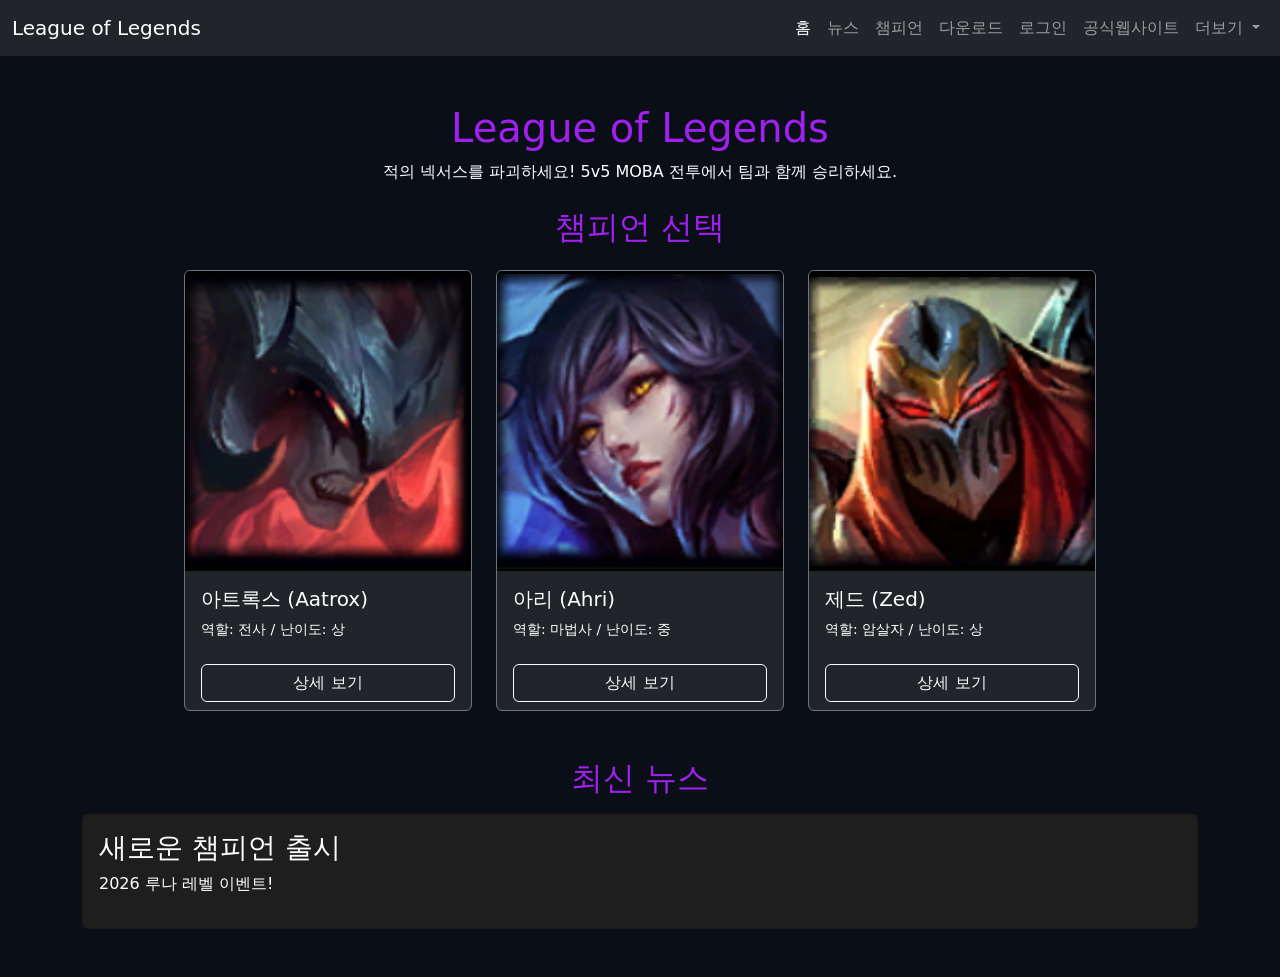
<file: src/main/resources/META-INF/resources/index.html>
<!DOCTYPE html>
<html lang="ko">
  <head>
    <meta charset="UTF-8" />
    <meta name="viewport" content="width=device-width, initial-scale=1.0" />
    <title>LOL 메인화면</title>

    <!-- Bootstrap CSS -->
    <link
      href="https://cdn.jsdelivr.net/npm/bootstrap@5.3.0/dist/css/bootstrap.min.css"
      rel="stylesheet"
    />

    <style>
      body {
        background-color: #0a0e17;
        color: #fff;
      }

      .accent-purple {
        color: #a020f0;
      }

      .card {
        background-color: #1e1e1e;
        color: white;
        transition: transform 0.3s, box-shadow 0.3s;
      }

      .card:hover {
        transform: scale(1.05);
        box-shadow: 0 10px 20px rgba(160, 32, 240, 0.5);
      }

      .card-img-top {
        height: 300px;
        object-fit: contain;
        background-color: #000;
      }

      .btn-primary {
        background-color: #a020f0;
        border: none;
      }
    </style>
  </head>

  <body>
    <!-- 네비바 -->
    <nav class="navbar navbar-expand-lg navbar-dark bg-dark">
      <div class="container-fluid">
        <a class="navbar-brand" href="http://localhost:8080/">
          League of Legends
        </a>

        <button
          class="navbar-toggler"
          type="button"
          data-bs-toggle="collapse"
          data-bs-target="#navbarNavDropdown"
          aria-controls="navbarNavDropdown"
          aria-expanded="false"
          aria-label="Toggle navigation"
        >
          <span class="navbar-toggler-icon"></span>
        </button>

        <div class="collapse navbar-collapse" id="navbarNavDropdown">
          <ul class="navbar-nav ms-auto">
            <li class="nav-item">
              <a class="nav-link active" href="http://localhost:8080/">홈</a>
            </li>

            <li class="nav-item">
              <a class="nav-link" href="main_page_sub/news.html">뉴스</a>
            </li>

            <li class="nav-item">
              <a class="nav-link" href="main_page_sub/champion.html">챔피언</a>
            </li>

            <li class="nav-item">
              <a class="nav-link" href="main_page_sub/download.html"
                >다운로드</a
              >
            </li>

            <li class="nav-item">
              <a class="nav-link" href="login/login.html">로그인</a>
            </li>

            <li class="nav-item">
              <a
                class="nav-link"
                href="https://www.leagueoflegends.com/ko-kr/"
                target="_blank"
              >
                공식웹사이트
              </a>
            </li>

            <li class="nav-item dropdown">
              <a
                class="nav-link dropdown-toggle"
                href="#"
                role="button"
                data-bs-toggle="dropdown"
                aria-expanded="false"
              >
                더보기
              </a>

              <ul class="dropdown-menu dropdown-menu-dark">
                <li>
                  <a
                    class="dropdown-item"
                    href="https://www.leagueoflegends.com/ko-kr/champions/"
                    target="_blank"
                  >
                    챔피언 목록
                  </a>
                </li>

                <li>
                  <a
                    class="dropdown-item"
                    href="https://www.leagueoflegends.com/ko-kr/news/"
                    target="_blank"
                  >
                    롤 뉴스
                  </a>
                </li>

                <li>
                  <a
                    class="dropdown-item"
                    href="https://signup.kr.riotgames.com/ko"
                    target="_blank"
                  >
                    회원가입
                  </a>
                </li>
              </ul>
            </li>
          </ul>
        </div>
      </div>
    </nav>

    <!-- 메인 영역 -->
    <div class="container my-5">
      <h1 class="text-center accent-purple">League of Legends</h1>

      <p class="text-center">
        적의 넥서스를 파괴하세요! 5v5 MOBA 전투에서 팀과 함께 승리하세요.
      </p>

      <h2 class="text-center accent-purple my-4">챔피언 선택</h2>

      <!-- 챔피언 카드 영역 -->
      <div class="row row-cols-auto g-4 justify-content-center">
        <!-- Aatrox -->
        <div class="col">
          <div
            class="card bg-dark text-white border-secondary h-100"
            style="width: 18rem"
          >
            <img src="images/Aatrox.png" class="card-img-top" alt="아트록스" />

            <div class="card-body">
              <h5 class="card-title">아트록스 (Aatrox)</h5>
              <p class="card-text small">역할: 전사 / 난이도: 상</p>
            </div>

            <div class="card-footer bg-transparent border-0">
              <button
                class="btn btn-outline-light w-100"
                data-bs-toggle="modal"
                data-bs-target="#modalAatrox"
              >
                상세 보기
              </button>
            </div>
          </div>
        </div>

        <!-- Ahri -->
        <div class="col">
          <div
            class="card bg-dark text-white border-secondary h-100"
            style="width: 18rem"
          >
            <img src="images/Ahri.png" class="card-img-top" alt="아리" />

            <div class="card-body">
              <h5 class="card-title">아리 (Ahri)</h5>
              <p class="card-text small">역할: 마법사 / 난이도: 중</p>
            </div>

            <div class="card-footer bg-transparent border-0">
              <button
                class="btn btn-outline-light w-100"
                data-bs-toggle="modal"
                data-bs-target="#modalAhri"
              >
                상세 보기
              </button>
            </div>
          </div>
        </div>

        <!-- Zed -->
        <div class="col">
          <div
            class="card bg-dark text-white border-secondary h-100"
            style="width: 18rem"
          >
            <img src="images/Zed.png" class="card-img-top" alt="제드" />

            <div class="card-body">
              <h5 class="card-title">제드 (Zed)</h5>
              <p class="card-text small">역할: 암살자 / 난이도: 상</p>
            </div>

            <div class="card-footer bg-transparent border-0">
              <button
                class="btn btn-outline-light w-100"
                data-bs-toggle="modal"
                data-bs-target="#modalZed"
              >
                상세 보기
              </button>
            </div>
          </div>
        </div>
      </div>
    </div>

    <!-- 최신 뉴스 -->
    <div class="container mt-5 mb-5">
      <h2 class="text-center accent-purple">최신 뉴스</h2>

      <div class="card mt-3">
        <div class="card-body">
          <h3>새로운 챔피언 출시</h3>
          <p>2026 루나 레벨 이벤트!</p>
        </div>
      </div>
    </div>

    <!-- Aatrox 모달 -->
    <div
      class="modal fade"
      id="modalAatrox"
      tabindex="-1"
      aria-labelledby="modalAatroxLabel"
      aria-hidden="true"
    >
      <div
        class="modal-dialog modal-xl modal-dialog-centered modal-dialog-scrollable"
      >
        <div class="modal-content bg-dark text-white border-secondary">
          <div class="modal-header border-secondary">
            <h5 class="modal-title" id="modalAatroxLabel">
              아트록스 (Aatrox) 상세 정보
            </h5>
            <button
              type="button"
              class="btn-close btn-close-white"
              data-bs-dismiss="modal"
              aria-label="Close"
            ></button>
          </div>

          <div class="modal-body p-0" style="height: 65vh; background: #0a0e17">
            <iframe
              src="modals/Aatrox.html"
              frameborder="0"
              style="width: 100%; height: 100%; border: none"
              allowfullscreen
            ></iframe>
          </div>

          <div class="modal-footer border-secondary">
            <button
              type="button"
              class="btn btn-outline-light"
              data-bs-dismiss="modal"
            >
              닫기
            </button>
          </div>
        </div>
      </div>
    </div>

    <!-- Ahri 모달 -->
    <div
      class="modal fade"
      id="modalAhri"
      tabindex="-1"
      aria-labelledby="modalAhriLabel"
      aria-hidden="true"
    >
      <div
        class="modal-dialog modal-xl modal-dialog-centered modal-dialog-scrollable"
      >
        <div class="modal-content bg-dark text-white border-secondary">
          <div class="modal-header border-secondary">
            <h5 class="modal-title" id="modalAhriLabel">
              아리 (Ahri) 상세 정보
            </h5>
            <button
              type="button"
              class="btn-close btn-close-white"
              data-bs-dismiss="modal"
              aria-label="Close"
            ></button>
          </div>

          <div class="modal-body p-0" style="height: 65vh; background: #0a0e17">
            <iframe
              src="modals/Ahri.html"
              frameborder="0"
              style="width: 100%; height: 100%; border: none"
              allowfullscreen
            ></iframe>
          </div>

          <div class="modal-footer border-secondary">
            <button
              type="button"
              class="btn btn-outline-light"
              data-bs-dismiss="modal"
            >
              닫기
            </button>
          </div>
        </div>
      </div>
    </div>

    <!-- Zed 모달 -->
    <div
      class="modal fade"
      id="modalZed"
      tabindex="-1"
      aria-labelledby="modalZedLabel"
      aria-hidden="true"
    >
      <div
        class="modal-dialog modal-xl modal-dialog-centered modal-dialog-scrollable"
      >
        <div class="modal-content bg-dark text-white border-secondary">
          <div class="modal-header border-secondary">
            <h5 class="modal-title" id="modalZedLabel">제드 (Zed) 상세 정보</h5>
            <button
              type="button"
              class="btn-close btn-close-white"
              data-bs-dismiss="modal"
              aria-label="Close"
            ></button>
          </div>

          <div class="modal-body p-0" style="height: 65vh; background: #0a0e17">
            <iframe
              src="modals/Zed.html"
              frameborder="0"
              style="width: 100%; height: 100%; border: none"
              allowfullscreen
            ></iframe>
          </div>

          <div class="modal-footer border-secondary">
            <button
              type="button"
              class="btn btn-outline-light"
              data-bs-dismiss="modal"
            >
              닫기
            </button>
          </div>
        </div>
      </div>
    </div>

    <!-- Bootstrap JS -->
    <script src="https://cdn.jsdelivr.net/npm/bootstrap@5.3.0/dist/js/bootstrap.bundle.min.js"></script>
  </body>
</html>
</file>
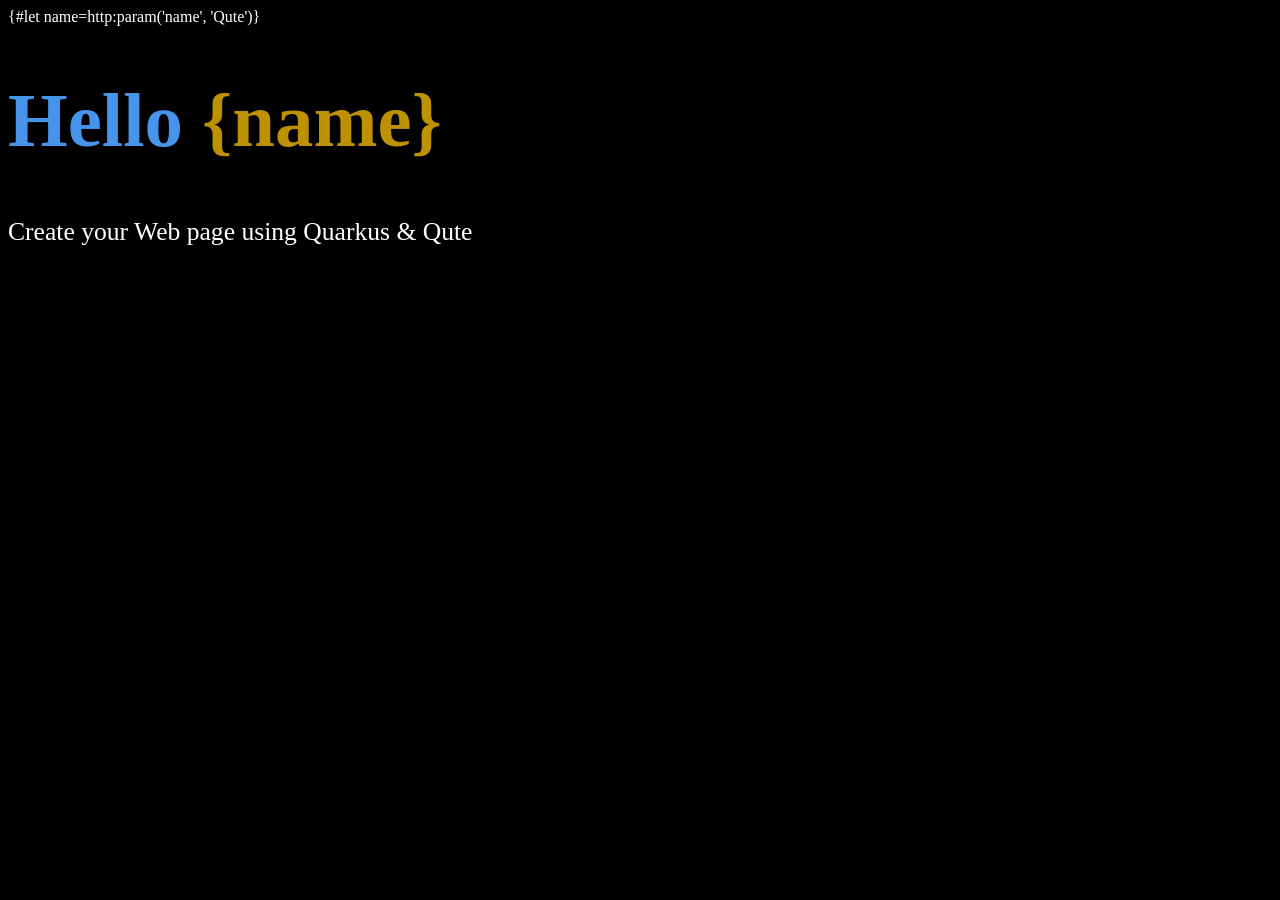
<file: src/main/resources/templates/pub/some-page.html>
{#let name=http:param('name', 'Qute')}
<!DOCTYPE html>
<html>
<head>
    <meta charset="UTF-8">
    <title>Hello {name}</title>
    <style>
        body {
            background-color: #000;
            color: #fff;
        }
        h1 {
            color: #4695EB;
            font-size: 6vw;
        }

        h1 b {
            color: #be9100;
        }

        p {
            font-size: 2vw;
        }
    </style>
</head>
<body>
<h1>Hello <b>{name}</b></h1>

<p>Create your Web page using Quarkus & Qute</p>
</body>
</html>
</file>
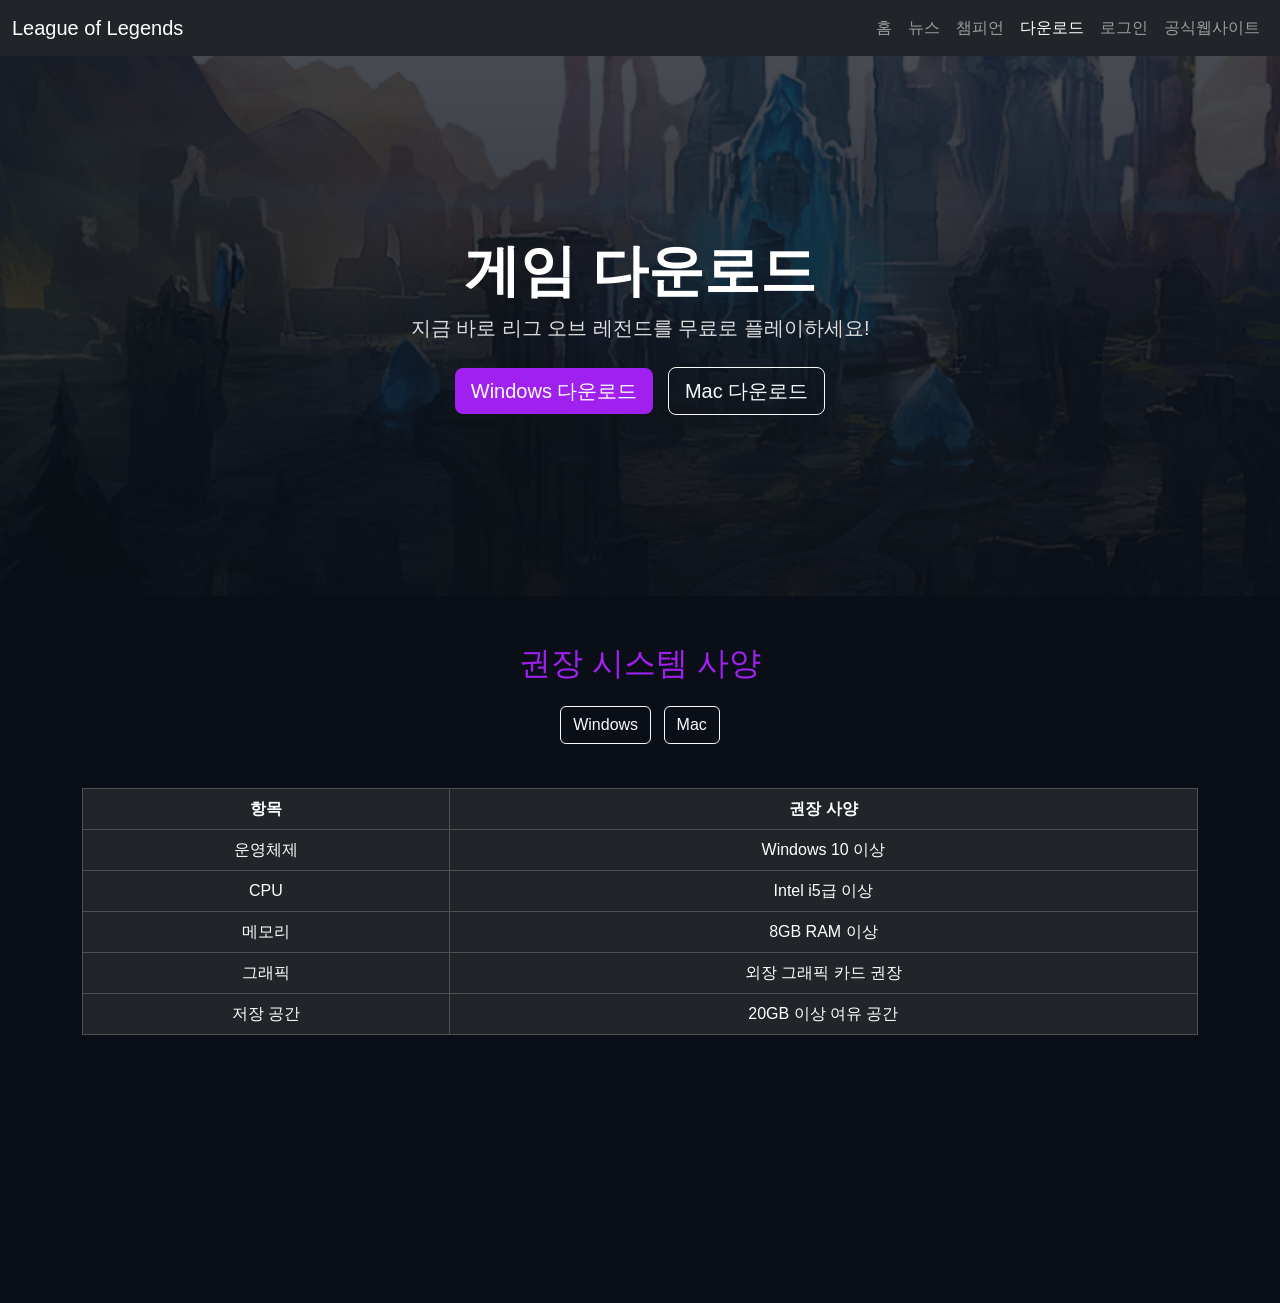
<file: src/main/resources/META-INF/resources/main_page_sub/download.html>
<!DOCTYPE html>
<html lang="ko">
  <head>
    <meta charset="UTF-8" />
    <meta name="viewport" content="width=device-width, initial-scale=1.0" />
    <title>다운로드</title>

    <link
      href="https://cdn.jsdelivr.net/npm/bootstrap@5.3.0/dist/css/bootstrap.min.css"
      rel="stylesheet"
    />

    <link rel="stylesheet" href="../css/download.css" />
  </head>

  <body>
    <!-- 네비바 -->
    <nav class="navbar navbar-expand-lg navbar-dark bg-dark">
      <div class="container-fluid">
        <a class="navbar-brand" href="../index.html">League of Legends</a>

        <button
          class="navbar-toggler"
          type="button"
          data-bs-toggle="collapse"
          data-bs-target="#navbarNavDropdown"
        >
          <span class="navbar-toggler-icon"></span>
        </button>

        <div class="collapse navbar-collapse" id="navbarNavDropdown">
          <ul class="navbar-nav ms-auto">
            <li class="nav-item">
              <a class="nav-link" href="../index.html">홈</a>
            </li>

            <li class="nav-item">
              <a class="nav-link" href="news.html">뉴스</a>
            </li>

            <li class="nav-item">
              <a class="nav-link" href="champion.html">챔피언</a>
            </li>

            <li class="nav-item">
              <a class="nav-link active" href="download.html">다운로드</a>
            </li>

            <li class="nav-item">
              <a class="nav-link" href="../login/login.html">로그인</a>
            </li>

            <li class="nav-item">
              <a
                class="nav-link"
                href="https://www.leagueoflegends.com/ko-kr/"
                target="_blank"
              >
                공식웹사이트
              </a>
            </li>
          </ul>
        </div>
      </div>
    </nav>

    <!-- 히어로 배너 (공식 페이지 스타일) -->
    <section class="hero">
      <div class="container">
        <h1>게임 다운로드</h1>
        <p class="lead mb-4">
          지금 바로 리그 오브 레전드를 무료로 플레이하세요!
        </p>
        <a
          href="../pds/Install League of Legends kr.exe"
          class="btn btn-download btn-lg"
          target="_blank"
        >
          Windows 다운로드
        </a>
        <a href="#" class="btn btn-outline-light btn-lg" target="_blank">
          Mac 다운로드
        </a>
      </div>
    </section>
    <iframe
      src="download_table.html"
      style="width: 100%; height: 700px; border: none"
    ></iframe>
    <!-- 시스템 사양 -->

    <script src="https://cdn.jsdelivr.net/npm/bootstrap@5.3.0/dist/js/bootstrap.bundle.min.js"></script>
  </body>
</html>
</file>
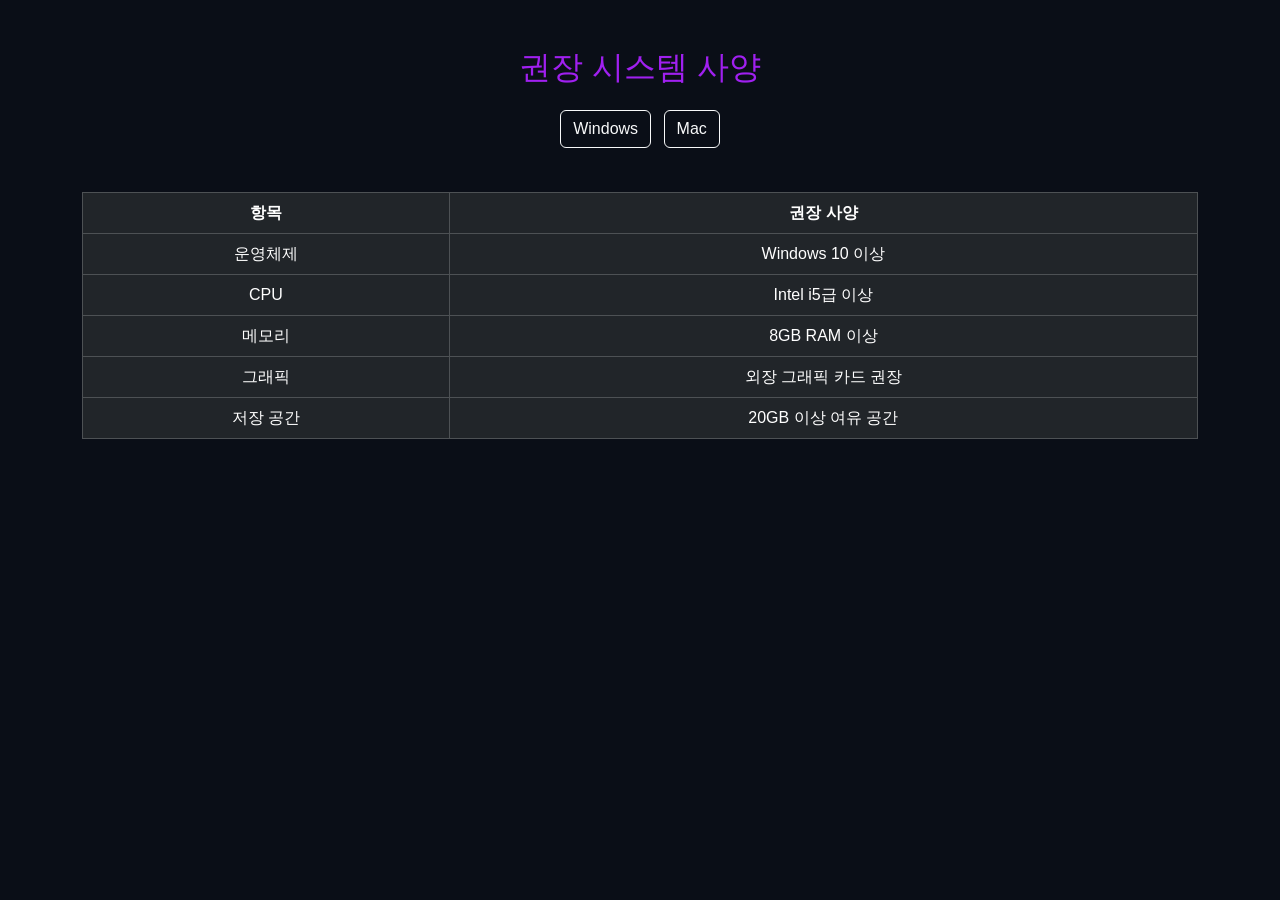
<file: src/main/resources/META-INF/resources/main_page_sub/download_table.html>
<!DOCTYPE html>
<html lang="ko">
  <head>
    <meta charset="UTF-8" />
    <meta name="viewport" content="width=device-width, initial-scale=1.0" />

    <!-- Bootstrap -->
    <link
      href="https://cdn.jsdelivr.net/npm/bootstrap@5.3.0/dist/css/bootstrap.min.css"
      rel="stylesheet"
    />

    <!-- download.css 연결 -->
    <link rel="stylesheet" href="../css/download.css" />

    <title>시스템 사양</title>
  </head>

  <body>
    <!-- 시스템 사양 -->
    <div class="container my-5 text-center">
      <h2 class="accent-purple mb-4">권장 시스템 사양</h2>

      <!-- 운영체제 버튼 -->
      <div class="mb-4">
        <button class="btn btn-outline-light me-2">Windows</button>
        <button class="btn btn-outline-light">Mac</button>
      </div>

      <!-- 시스템 사양 표 -->
      <div class="table-responsive">
        <table class="table table-dark table-bordered table-hover">
          <thead>
            <tr>
              <th>항목</th>
              <th>권장 사양</th>
            </tr>
          </thead>

          <tbody>
            <tr>
              <td>운영체제</td>
              <td>Windows 10 이상</td>
            </tr>

            <tr>
              <td>CPU</td>
              <td>Intel i5급 이상</td>
            </tr>

            <tr>
              <td>메모리</td>
              <td>8GB RAM 이상</td>
            </tr>

            <tr>
              <td>그래픽</td>
              <td>외장 그래픽 카드 권장</td>
            </tr>

            <tr>
              <td>저장 공간</td>
              <td>20GB 이상 여유 공간</td>
            </tr>
          </tbody>
        </table>
      </div>
    </div>

    <!-- Bootstrap JS -->
    <script src="https://cdn.jsdelivr.net/npm/bootstrap@5.3.0/dist/js/bootstrap.bundle.min.js"></script>
  </body>
</html>
</file>
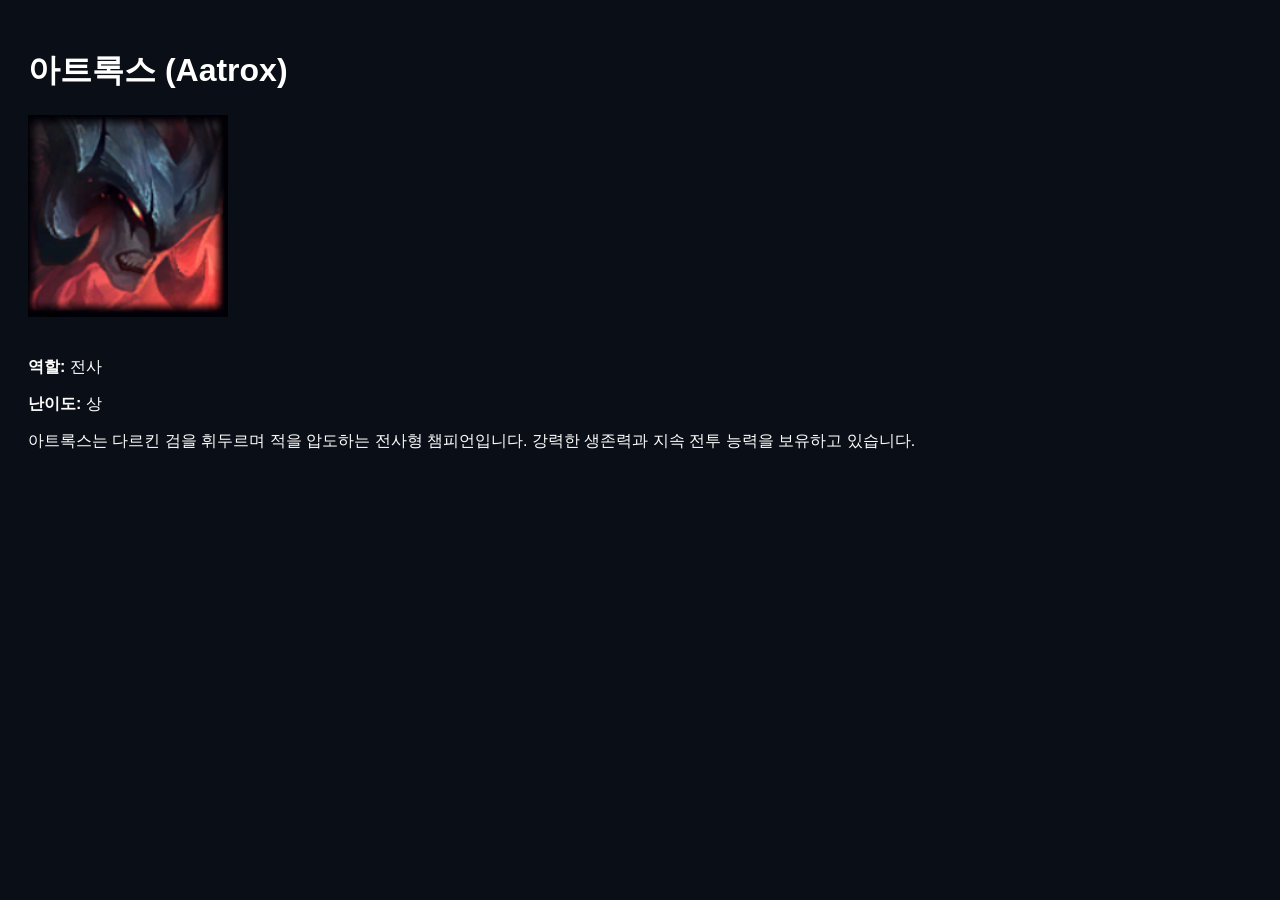
<file: src/main/resources/META-INF/resources/modals/Aatrox.html>
<!DOCTYPE html>
<html lang="ko">
  <head>
    <meta charset="UTF-8" />
    <title>Aatrox</title>
    <style>
      body {
        background-color: #0a0e17;
        color: white;
        padding: 20px;
        font-family: Arial, sans-serif;
      }
    </style>
  </head>
  <body>
    <h1>아트록스 (Aatrox)</h1>

    <img src="../images/Aatrox.png" style="width: 200px; margin-bottom: 20px" />

    <p><b>역할:</b> 전사</p>
    <p><b>난이도:</b> 상</p>

    <p>
      아트록스는 다르킨 검을 휘두르며 적을 압도하는 전사형 챔피언입니다. 강력한
      생존력과 지속 전투 능력을 보유하고 있습니다.
    </p>
  </body>
</html>
</file>
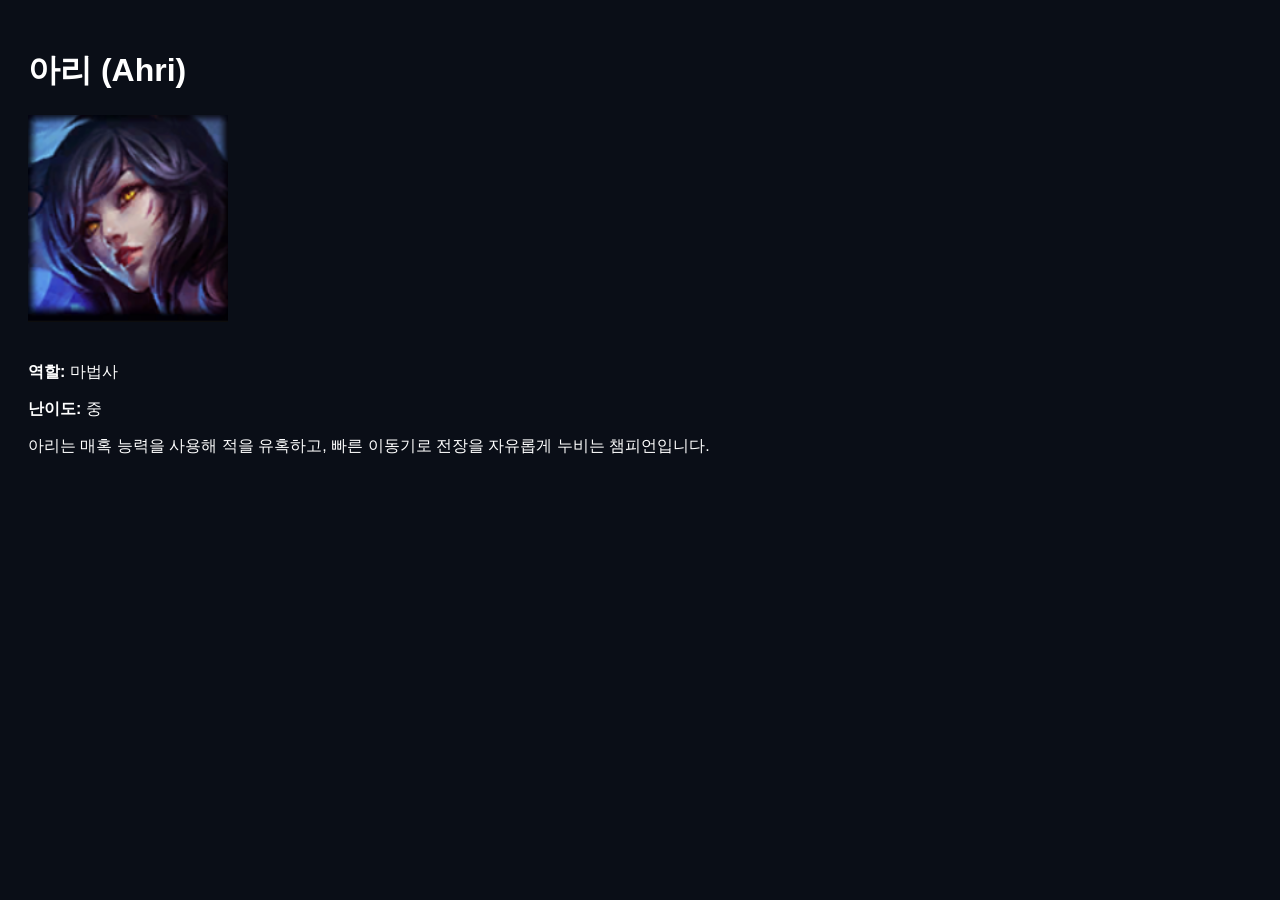
<file: src/main/resources/META-INF/resources/modals/Ahri.html>
<!DOCTYPE html>
<html lang="ko">
  <head>
    <meta charset="UTF-8" />
    <title>Ahri</title>
    <style>
      body {
        background-color: #0a0e17;
        color: white;
        padding: 20px;
        font-family: Arial, sans-serif;
      }
    </style>
  </head>
  <body>
    <h1>아리 (Ahri)</h1>

    <img src="../images/Ahri.png" style="width: 200px; margin-bottom: 20px" />

    <p><b>역할:</b> 마법사</p>
    <p><b>난이도:</b> 중</p>

    <p>
      아리는 매혹 능력을 사용해 적을 유혹하고, 빠른 이동기로 전장을 자유롭게
      누비는 챔피언입니다.
    </p>
  </body>
</html>
</file>
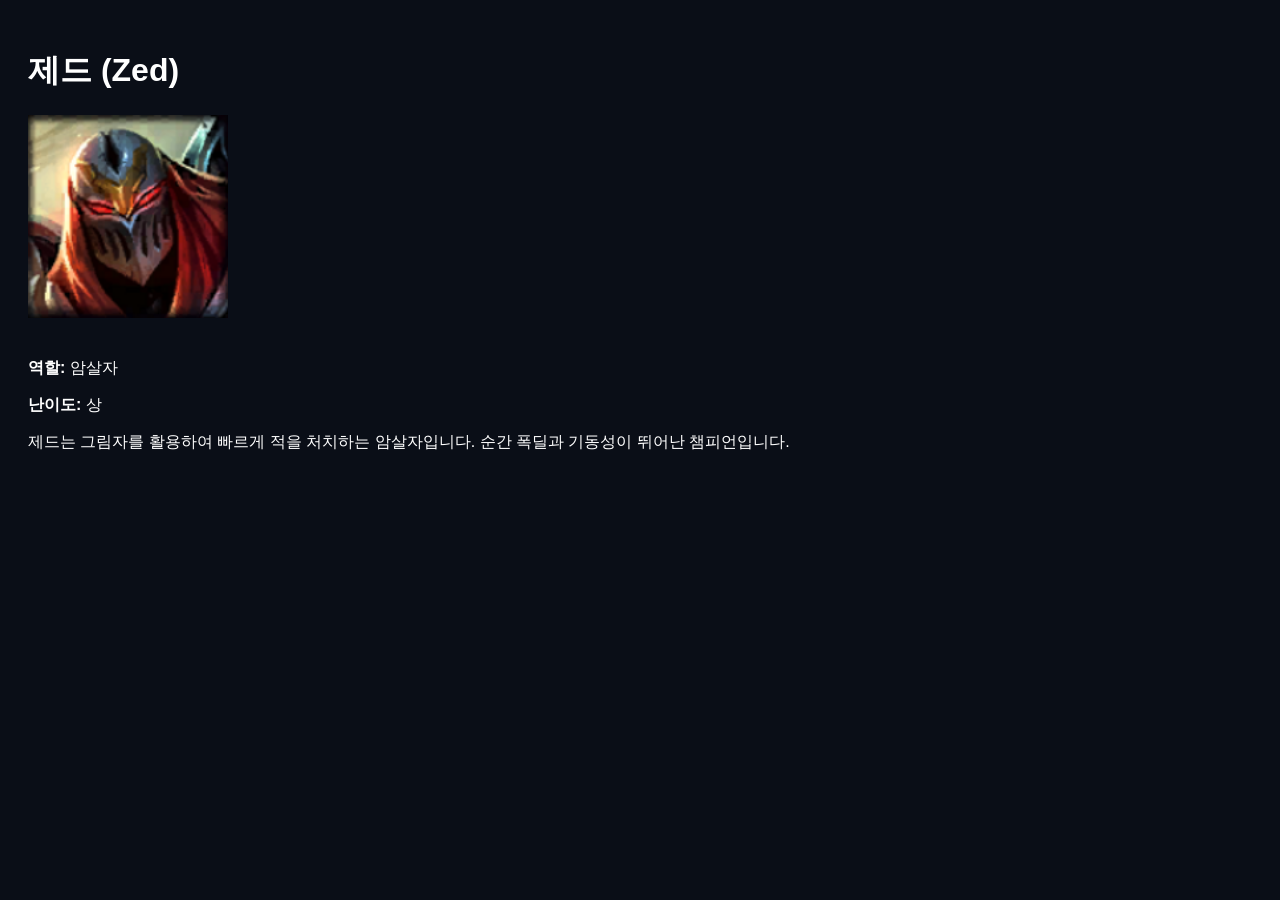
<file: src/main/resources/META-INF/resources/modals/Zed.html>
<!DOCTYPE html>
<html lang="ko">
  <head>
    <meta charset="UTF-8" />
    <title>Zed</title>
    <style>
      body {
        background-color: #0a0e17;
        color: white;
        padding: 20px;
        font-family: Arial, sans-serif;
      }
    </style>
  </head>
  <body>
    <h1>제드 (Zed)</h1>

    <img src="../images/Zed.png" style="width: 200px; margin-bottom: 20px" />

    <p><b>역할:</b> 암살자</p>
    <p><b>난이도:</b> 상</p>

    <p>
      제드는 그림자를 활용하여 빠르게 적을 처치하는 암살자입니다. 순간 폭딜과
      기동성이 뛰어난 챔피언입니다.
    </p>
  </body>
</html>
</file>
<file: src/main/resources/META-INF/resources/css/download.css>
body {
  background-color: #0a0e17;
  color: #ffffff;
  font-family: Arial, sans-serif;
}

/* 보라색 강조 */
.accent-purple {
  color: #a020f0;
}

/* 다운로드 배너 영역 */
.hero {
  background: linear-gradient(rgba(10, 14, 23, 0.75), rgba(10, 14, 23, 0.9)),
    url("../images/download-banner.png");

  background-size: cover;
  background-position: center;
  background-repeat: no-repeat;

  height: 60vh;

  display: flex;
  align-items: center;
  justify-content: center;

  text-align: center;
}

/* 제목 */
.hero h1 {
  font-size: 56px;
  font-weight: bold;
  color: white;
}

/* 설명 문구 */
.hero p {
  color: #dddddd;
}

/* 다운로드 버튼 */
.btn-download {
  background-color: #a020f0;
  color: white;
  border: none;
  margin-right: 10px;
}

/* 버튼 호버 */
.btn-download:hover {
  background-color: #7b18bd;
  color: white;
}

/* 표 스타일 */
.table {
  margin-top: 20px;
}
</file>
